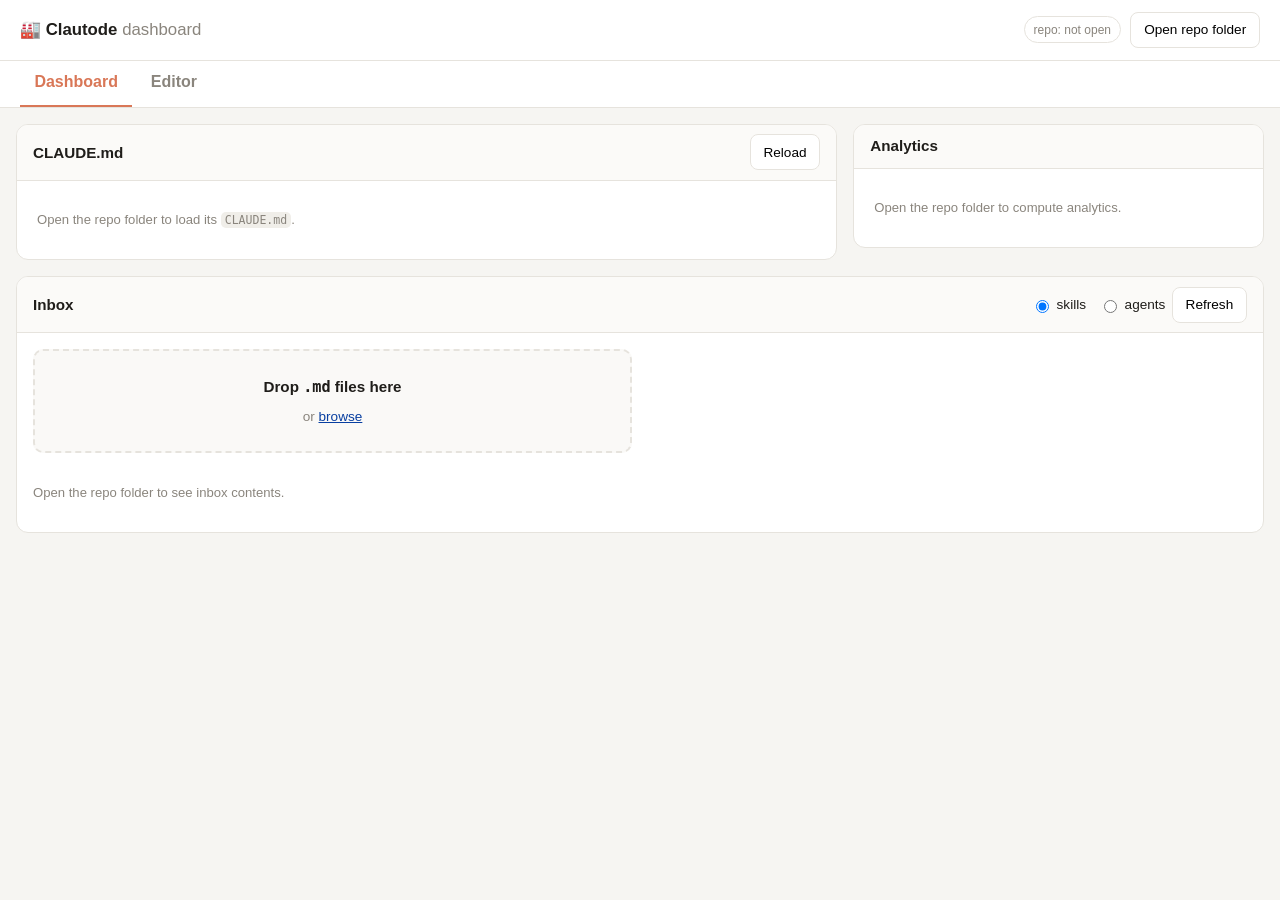
<file: dashboard/index.html>
<!DOCTYPE html>
<html lang="en">
<head>
  <meta charset="UTF-8" />
  <meta name="viewport" content="width=device-width, initial-scale=1.0" />
  <title>Clautode · Dashboard</title>
  <link rel="stylesheet" href="style.css" />
</head>
<body>
  <header class="topbar">
    <h1>🏭 Clautode <span class="muted">dashboard</span></h1>
    <div class="topbar-actions">
      <span id="fsStatus" class="badge badge-off">repo: not open</span>
      <button id="connectBtn" title="Pick the repo folder — powers both pages and saving">Open repo folder</button>
    </div>
  </header>

  <nav class="tabs">
    <a class="tab active" href="index.html">Dashboard</a>
    <a class="tab" href="editor.html">Editor</a>
  </nav>

  <main>
    <section class="layout-dash">
      <section class="panel">
        <div class="panel-head">
          <h2>CLAUDE.md</h2>
          <div class="panel-head-actions">
            <button id="reloadBtn" title="Reload CLAUDE.md from the open folder">Reload</button>
          </div>
        </div>
        <div id="claudeView" class="markdown">
          <p class="hint">Open the repo folder to load its <code>CLAUDE.md</code>.</p>
        </div>
      </section>

      <aside class="panel">
        <div class="panel-head"><h2>Analytics</h2></div>
        <div id="analytics" class="analytics">
          <p class="hint">Open the repo folder to compute analytics.</p>
        </div>
      </aside>
    </section>

    <section class="panel inbox-panel">
      <div class="panel-head">
        <h2>Inbox</h2>
        <div class="panel-head-actions">
          <div class="inbox-target-toggle">
            <label class="toggle-label">
              <input type="radio" name="inboxTarget" value="skills" checked> skills
            </label>
            <label class="toggle-label">
              <input type="radio" name="inboxTarget" value="agents"> agents
            </label>
          </div>
          <button id="inboxRefreshBtn" title="Refresh inbox file list">Refresh</button>
        </div>
      </div>
      <div class="inbox-body">
        <div id="dropZone" class="drop-zone">
          <p class="drop-label">Drop <code>.md</code> files here</p>
          <p class="drop-sub">or <label class="file-pick-label"><input type="file" id="filePickerInput" multiple accept=".md,.txt"> browse</label></p>
        </div>
        <div id="uploadFeedback" class="upload-feedback"></div>
        <div id="inboxContents" class="inbox-contents">
          <p class="hint">Open the repo folder to see inbox contents.</p>
        </div>
      </div>
    </section>
  </main>

  <script src="common.js"></script>
  <script src="dashboard.js"></script>
</body>
</html>
</file>
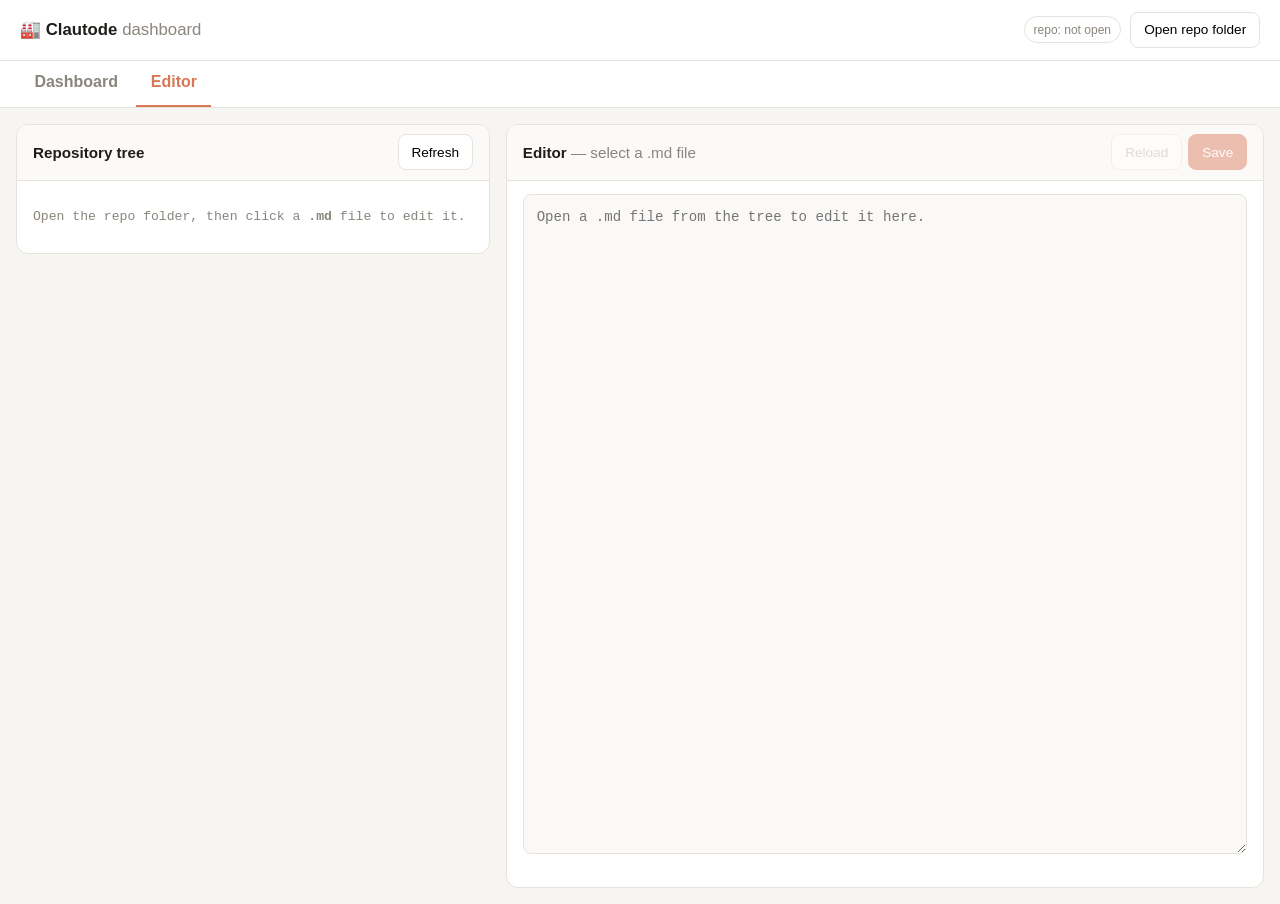
<file: dashboard/editor.html>
<!DOCTYPE html>
<html lang="en">
<head>
  <meta charset="UTF-8" />
  <meta name="viewport" content="width=device-width, initial-scale=1.0" />
  <title>Clautode · Editor</title>
  <link rel="stylesheet" href="style.css" />
</head>
<body>
  <header class="topbar">
    <h1>🏭 Clautode <span class="muted">dashboard</span></h1>
    <div class="topbar-actions">
      <span id="fsStatus" class="badge badge-off">repo: not open</span>
      <button id="connectBtn" title="Pick the repo folder — powers both pages and saving">Open repo folder</button>
    </div>
  </header>

  <nav class="tabs">
    <a class="tab" href="index.html">Dashboard</a>
    <a class="tab active" href="editor.html">Editor</a>
  </nav>

  <main>
    <section class="layout-editor">
      <section class="panel tree-panel">
        <div class="panel-head">
          <h2>Repository tree</h2>
          <div class="panel-head-actions">
            <button id="treeRefresh" title="Rebuild from the open repo folder">Refresh</button>
          </div>
        </div>
        <div id="treeFilters" class="filters"></div>
        <div id="tree" class="tree">
          <p class="hint">Open the repo folder, then click a <strong>.md</strong> file to edit it.</p>
        </div>
      </section>

      <section class="panel editor-panel">
        <div class="panel-head">
          <h2>Editor <span id="edName" class="muted">— select a .md file</span></h2>
          <div class="panel-head-actions">
            <button id="edReload" disabled title="Discard changes and reload from disk">Reload</button>
            <button id="edSave" class="primary" disabled title="Write changes back to the file">Save</button>
          </div>
        </div>
        <div class="editor-body">
          <textarea id="edText" spellcheck="false" placeholder="Open a .md file from the tree to edit it here." disabled></textarea>
          <p id="edNote" class="hint"></p>
        </div>
      </section>
    </section>
  </main>

  <script src="common.js"></script>
  <script src="editor.js"></script>
</body>
</html>
</file>
<file: dashboard/style.css>
:root {
  --bg: #f6f5f2;
  --panel: #ffffff;
  --ink: #1f1d1a;
  --muted: #8a857d;
  --line: #e6e3dd;
  --accent: #d97757;
  --accent-ink: #ffffff;
  --code-bg: #f0eee9;
  --blue: #083fa1;
}

* { box-sizing: border-box; }

body {
  margin: 0;
  font-family: -apple-system, BlinkMacSystemFont, "Segoe UI", Roboto, Helvetica, Arial, sans-serif;
  color: var(--ink);
  background: var(--bg);
  line-height: 1.55;
}

/* Topbar */
.topbar {
  display: flex; align-items: center; justify-content: space-between; gap: 1rem;
  padding: 0.75rem 1.25rem; background: var(--panel); border-bottom: 1px solid var(--line);
}
.topbar h1 { font-size: 1.05rem; margin: 0; font-weight: 700; }
.muted { color: var(--muted); font-weight: 400; }
.topbar-actions { display: flex; align-items: center; gap: 0.6rem; }

.badge { font-size: 0.75rem; padding: 0.2rem 0.55rem; border-radius: 999px; border: 1px solid var(--line); }
.badge-off { color: var(--muted); }
.badge-on { color: #fff; background: #2e7d32; border-color: #2e7d32; }

button {
  font: inherit; font-size: 0.85rem; padding: 0.4rem 0.8rem;
  border: 1px solid var(--line); background: var(--panel); border-radius: 8px; cursor: pointer;
  transition: background 0.15s, border-color 0.15s;
}
button:hover { border-color: var(--accent); }
button.primary { background: var(--accent); color: var(--accent-ink); border-color: var(--accent); }
button:disabled { opacity: 0.45; cursor: not-allowed; }

/* Tabs */
.tabs {
  display: flex; gap: 0.25rem; padding: 0 1.25rem; background: var(--panel);
  border-bottom: 1px solid var(--line); position: sticky; top: 0; z-index: 5;
}
.tab {
  display: inline-block; text-decoration: none;
  border: none; background: none; border-radius: 0; border-bottom: 2px solid transparent;
  padding: 0.6rem 0.9rem; color: var(--muted); font-weight: 600; cursor: pointer;
}
.tab:hover { color: var(--ink); border-color: transparent; border-bottom: 2px solid transparent; }
.tab.active { color: var(--accent); border-bottom: 2px solid var(--accent); }

/* Layout */
main { padding: 1rem; }
.layout-dash, .layout-editor { display: grid; gap: 1rem; align-items: start; }
.layout-dash { grid-template-columns: 2fr 1fr; }
.layout-editor { grid-template-columns: 1fr 1.6fr; }
@media (max-width: 900px) { .layout-dash, .layout-editor { grid-template-columns: 1fr; } }

.panel { background: var(--panel); border: 1px solid var(--line); border-radius: 12px; overflow: hidden; }
.panel-head {
  display: flex; align-items: center; justify-content: space-between;
  padding: 0.6rem 1rem; border-bottom: 1px solid var(--line); background: #fbfaf8;
}
.panel-head h2 { margin: 0; font-size: 0.95rem; }
.panel-head-actions { display: flex; gap: 0.4rem; }

.hint { color: var(--muted); font-size: 0.82rem; }
.hint.ok { color: #2e7d32; }
.hint.err { color: #b3261e; }

/* Markdown view */
.markdown { padding: 1rem 1.25rem; max-height: calc(100vh - 11rem); overflow: auto; }
.markdown h1, .markdown h2, .markdown h3, .markdown h4 { line-height: 1.25; margin: 1.2em 0 0.5em; }
.markdown h1 { font-size: 1.5rem; border-bottom: 1px solid var(--line); padding-bottom: 0.3rem; }
.markdown h2 { font-size: 1.2rem; border-bottom: 1px solid var(--line); padding-bottom: 0.2rem; }
.markdown h3 { font-size: 1.05rem; }
.markdown code { background: var(--code-bg); padding: 0.1em 0.35em; border-radius: 5px; font-size: 0.88em; }
.markdown pre { background: var(--code-bg); padding: 0.9rem; border-radius: 8px; overflow: auto; }
.markdown pre code { background: none; padding: 0; }
.markdown table { border-collapse: collapse; width: 100%; margin: 0.8rem 0; font-size: 0.9rem; }
.markdown th, .markdown td { border: 1px solid var(--line); padding: 0.4rem 0.6rem; text-align: left; vertical-align: top; }
.markdown th { background: #fbfaf8; }
.markdown blockquote { border-left: 3px solid var(--line); margin: 0.8rem 0; padding: 0.2rem 0.9rem; color: #4a4640; }
.markdown hr { border: none; border-top: 1px solid var(--line); margin: 1.2rem 0; }
.markdown a { color: var(--blue); }

.alert { border-left: 4px solid var(--accent); border-radius: 6px; padding: 0.5rem 0.9rem; margin: 0.8rem 0; background: #fdf6f3; }
.alert .alert-title { display: block; font-weight: 700; font-size: 0.8rem; text-transform: uppercase; letter-spacing: 0.03em; color: var(--accent); margin-bottom: 0.2rem; }
.alert-note { border-color: var(--blue); background: #f2f5fb; }
.alert-note .alert-title { color: var(--blue); }

/* Analytics */
.analytics { padding: 1rem 1.25rem; display: flex; flex-direction: column; gap: 1rem; }
.stat { border: 1px solid var(--line); border-radius: 10px; padding: 0.8rem 1rem; }
.stat-num { font-size: 2.2rem; font-weight: 700; line-height: 1; color: var(--accent); }
.stat-label { font-size: 0.8rem; text-transform: uppercase; letter-spacing: 0.04em; color: var(--muted); margin-top: 0.2rem; }
.stat .mini { list-style: none; margin: 0.6rem 0 0; padding: 0; font-size: 0.85rem; }
.stat .mini li { padding: 0.1rem 0; border-top: 1px solid var(--line); }
.stat .mini li:first-child { border-top: none; }

/* Repository tree */
.filters {
  display: flex; flex-wrap: wrap; gap: 0.4rem; align-items: center;
  padding: 0.5rem 1rem; border-bottom: 1px solid var(--line); background: #fbfaf8; font-size: 0.8rem;
}
.filters:empty { display: none; }
.filters-label { color: var(--muted); margin-right: 0.2rem; }
.chip {
  display: inline-flex; align-items: center; gap: 0.3rem; padding: 0.15rem 0.55rem;
  border: 1px solid var(--line); border-radius: 999px; cursor: pointer; background: #fff;
}
.chip input { margin: 0; }
.linklike { border: none; background: none; color: var(--blue); padding: 0.1rem 0.3rem; cursor: pointer; font-size: 0.8rem; }
.linklike:hover { text-decoration: underline; border-color: transparent; }

.tree { padding: 0.8rem 1rem; max-height: calc(100vh - 13rem); overflow: auto; font-family: ui-monospace, SFMono-Regular, Menlo, monospace; font-size: 0.85rem; }
.tree ul { list-style: none; margin: 0; padding-left: 0.9rem; }
.tree > ul { padding-left: 0; }
.tree ul ul { border-left: 1px solid var(--line); margin-left: 0.45em; }
.tree li { padding: 0; }
.tree .ico { margin-right: 0.4em; }
.tree details > summary {
  cursor: pointer; user-select: none; list-style: none;
  padding: 0.12rem 0.35rem; border-radius: 6px; font-weight: 600; color: var(--ink);
}
.tree details > summary:hover { background: #f0eee9; }
.tree details > summary::-webkit-details-marker { display: none; }
.tree details > summary::before { content: "▸"; display: inline-block; width: 0.9em; color: var(--muted); font-weight: 400; }
.tree details[open] > summary::before { content: "▾"; }
.tree .file { padding: 0.12rem 0.35rem 0.12rem 1.25rem; border-radius: 6px; color: #6b6760; }
.tree .file.md { cursor: pointer; color: var(--ink); }
.tree .file.md:hover { background: #fdf6f3; color: var(--accent); }
.tree .file.active { background: #fdf6f3; color: var(--accent); font-weight: 600; }

/* Inbox panel */
.inbox-panel { margin-top: 1rem; }
.inbox-target-toggle { display: flex; gap: 0.8rem; align-items: center; font-size: 0.85rem; }
.toggle-label { display: flex; align-items: center; gap: 0.3rem; cursor: pointer; }
.inbox-body { display: grid; grid-template-columns: 1fr 1fr; gap: 1rem; padding: 1rem; }
@media (max-width: 700px) { .inbox-body { grid-template-columns: 1fr; } }

.drop-zone {
  border: 2px dashed var(--line); border-radius: 10px; padding: 1.5rem 1rem;
  text-align: center; cursor: pointer; transition: border-color 0.15s, background 0.15s;
  background: #faf9f7;
}
.drop-zone.drag-over { border-color: var(--accent); background: #fdf6f3; }
.drop-label { margin: 0 0 0.4rem; font-weight: 600; font-size: 0.95rem; }
.drop-sub { margin: 0; color: var(--muted); font-size: 0.85rem; }
.file-pick-label { color: var(--blue); cursor: pointer; text-decoration: underline; }
.file-pick-label input[type="file"] { display: none; }

.upload-feedback { min-height: 1.4rem; font-size: 0.82rem; margin-top: 0.25rem; }

.inbox-contents { overflow: auto; }
.inbox-lists { display: flex; gap: 1rem; flex-wrap: wrap; }
.inbox-group { flex: 1; min-width: 120px; }
.inbox-group-label {
  font-size: 0.75rem; text-transform: uppercase; letter-spacing: 0.04em;
  color: var(--muted); font-weight: 600; margin-bottom: 0.4rem;
}

/* Editor */
.editor-body { padding: 0.8rem 1rem; }
#edName { font-weight: 400; }
#edText {
  width: 100%; min-height: calc(100vh - 15rem); resize: vertical;
  font-family: ui-monospace, SFMono-Regular, Menlo, monospace; font-size: 0.88rem; line-height: 1.5;
  padding: 0.8rem; border: 1px solid var(--line); border-radius: 8px; background: #fff; color: var(--ink);
}
#edText:disabled { background: #faf9f7; color: var(--muted); }
</file>
